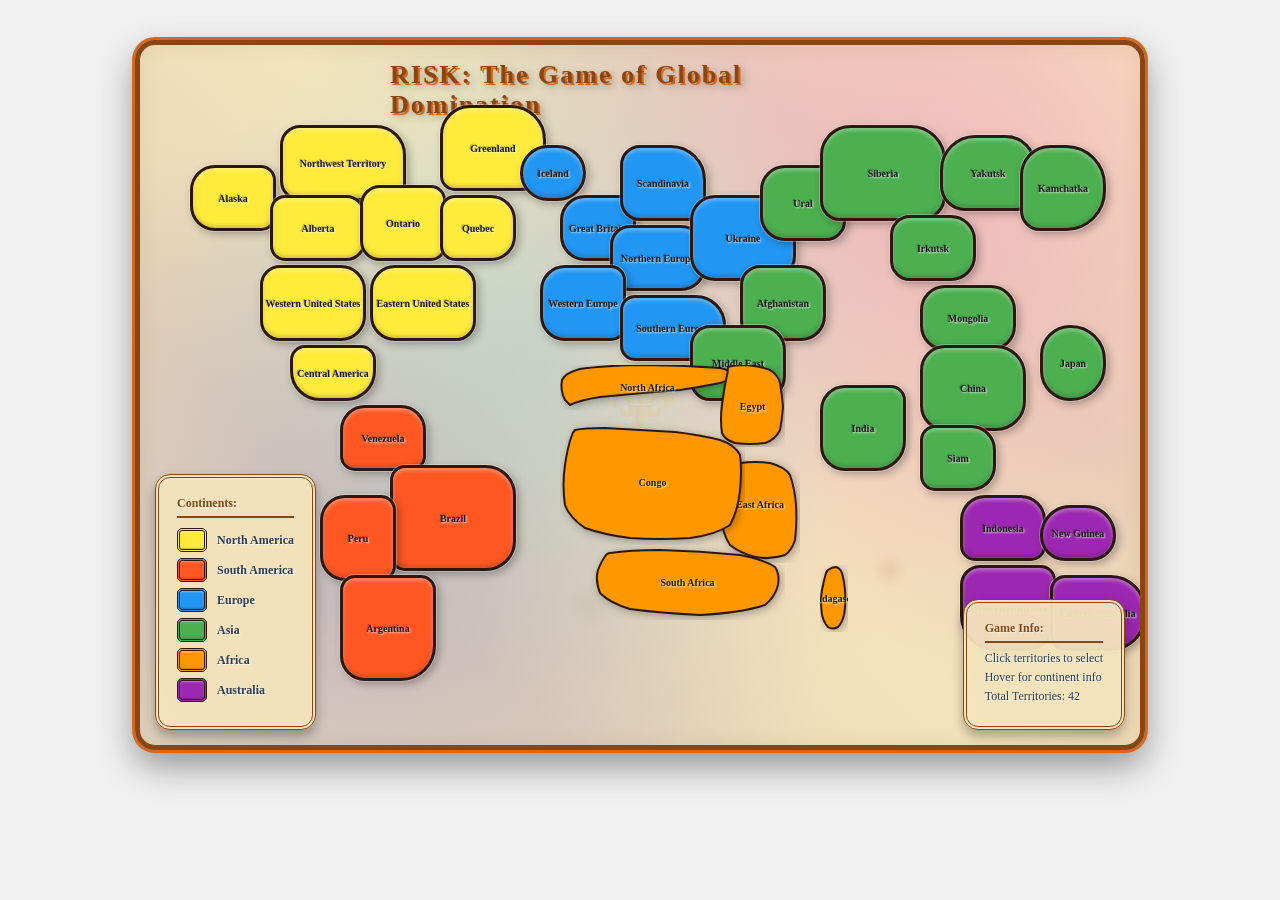
<file: index.html>
<!DOCTYPE html>
<html lang="en">
<head>
    <meta charset="UTF-8">
    <meta name="viewport" content="width=device-width, initial-scale=1.0">
    <title>Risk Board Game</title>
    <style>
        body {
            margin: 0;
            padding: 20px;
            background: #f0f0f0;
            font-family: Georgia, serif;
        }
    </style>
</head>
<body>
    <script src="risk.js"></script>
</body>
</html>
</file>
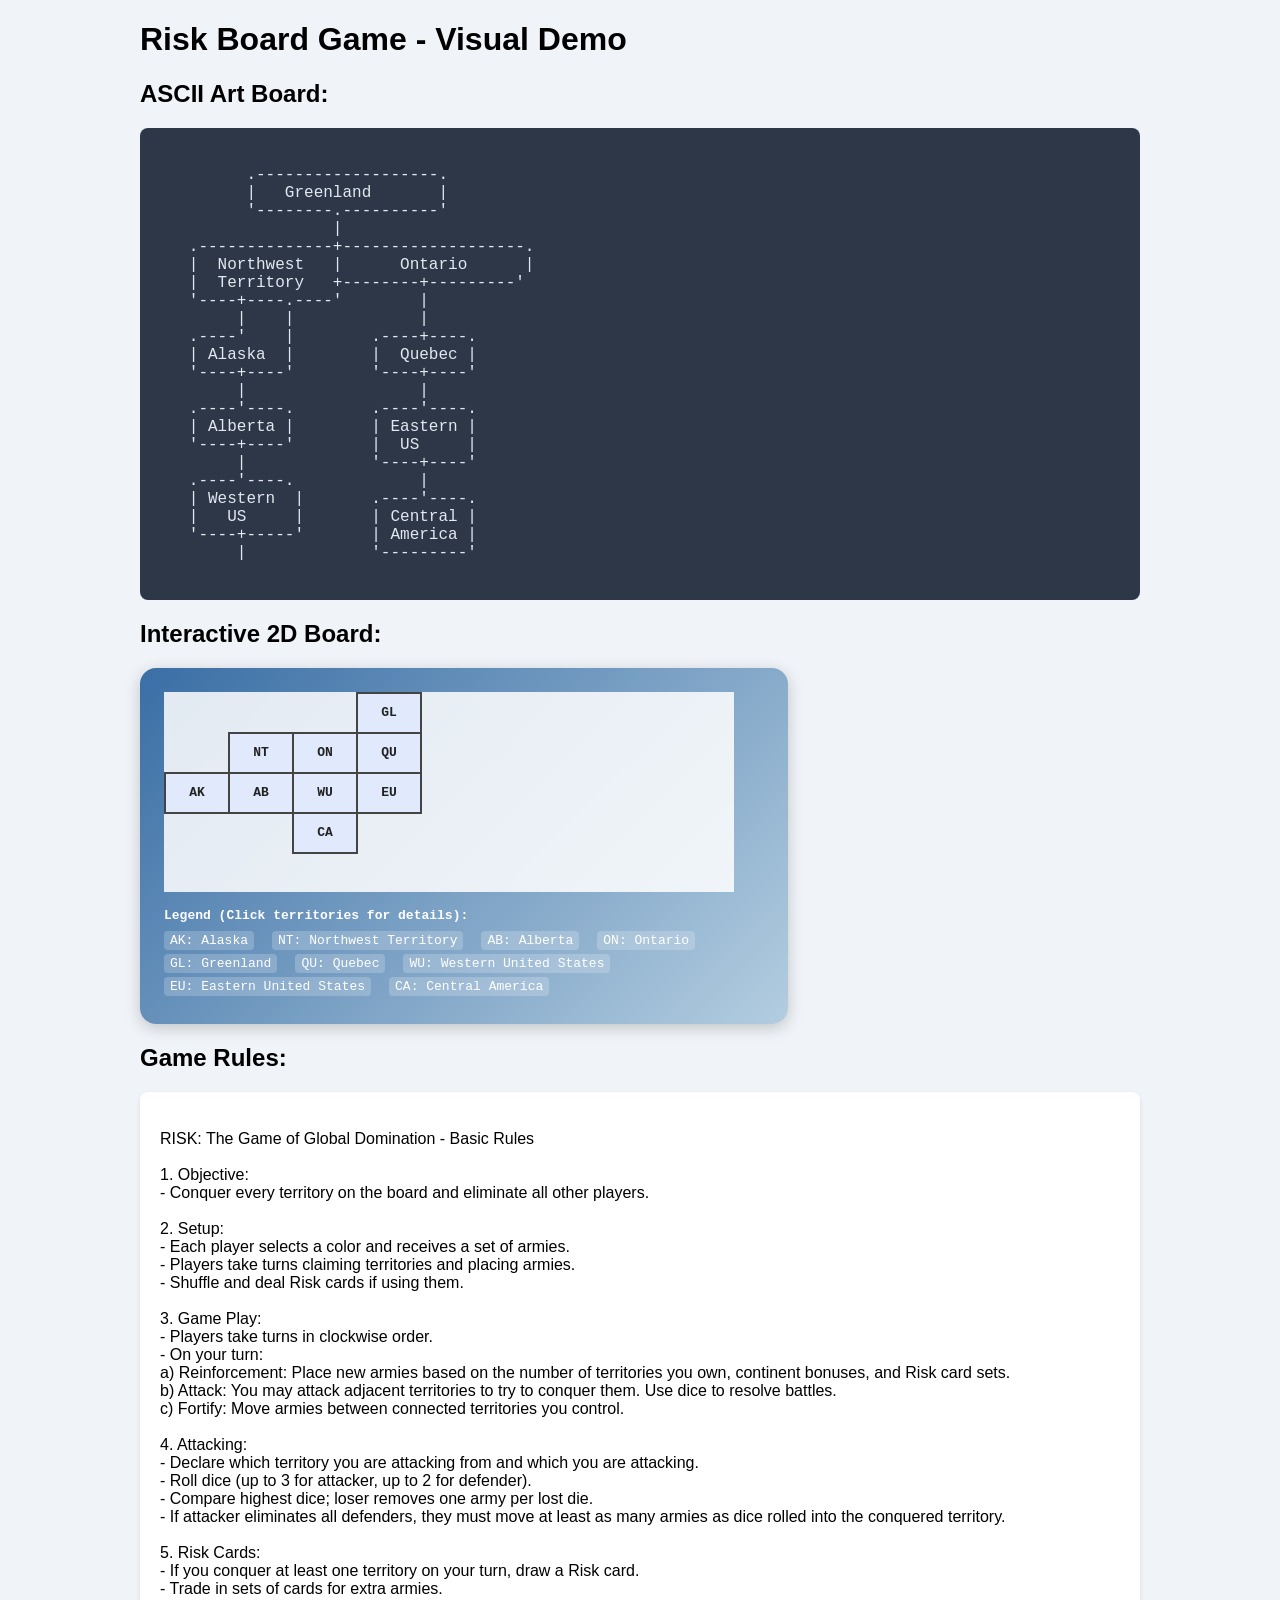
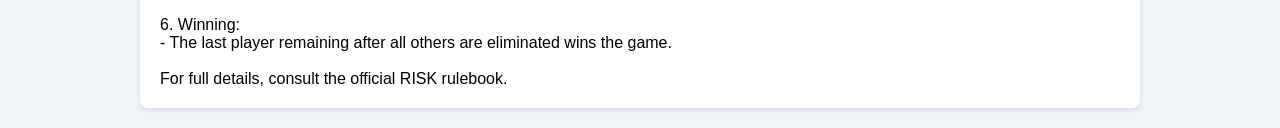
<file: risk-demo.html>
<!DOCTYPE html>
<html lang="en">
<head>
    <meta charset="UTF-8">
    <meta name="viewport" content="width=device-width, initial-scale=1.0">
    <title>Risk Board Game Demo</title>
    <style>
        body {
            font-family: Arial, sans-serif;
            margin: 20px;
            background-color: #f0f4f8;
        }
        .container {
            max-width: 1000px;
            margin: 0 auto;
        }
        .ascii-board {
            background: #2d3748;
            color: #e2e8f0;
            padding: 20px;
            border-radius: 8px;
            margin: 20px 0;
            font-family: 'Courier New', monospace;
            white-space: pre;
            overflow-x: auto;
        }
        .rules {
            background: white;
            padding: 20px;
            border-radius: 8px;
            margin: 20px 0;
            box-shadow: 0 2px 4px rgba(0,0,0,0.1);
        }
    </style>
</head>
<body>
    <div class="container">
        <h1>Risk Board Game - Visual Demo</h1>
        
        <h2>ASCII Art Board:</h2>
        <div class="ascii-board" id="ascii-board"></div>
        
        <h2>Interactive 2D Board:</h2>
        <div id="visual-board"></div>
        
        <h2>Game Rules:</h2>
        <div class="rules" id="rules"></div>
    </div>

    <script>
        // 2D representation of the Risk board
        const riskBoard2D = [
          ['', '', '', 'GL', '', '', '', '', ''],
          ['', 'NT', 'ON', 'QU', '', '', '', '', ''],
          ['AK', 'AB', 'WU', 'EU', '', '', '', '', ''],
          ['', '', 'CA', '', '', '', '', '', ''],
          ['', '', '', '', '', '', '', '', ''],
        ];

        // Territory legend for abbreviations
        const territoryLegend = {
          'AK': 'Alaska',
          'NT': 'Northwest Territory', 
          'AB': 'Alberta',
          'ON': 'Ontario',
          'GL': 'Greenland',
          'QU': 'Quebec',
          'WU': 'Western United States',
          'EU': 'Eastern United States',
          'CA': 'Central America',
          '': ''
        };

        // ASCII board
        const riskBoardAscii = `
         .-------------------.
         |   Greenland       |
         '--------.----------'
                  |
   .--------------+-------------------.
   |  Northwest   |      Ontario      |
   |  Territory   +--------+---------'
   '----+----.----'        |
        |    |             |
   .----'    |        .----+----.
   | Alaska  |        |  Quebec |
   '----+----'        '----+----'
        |                  |
   .----'----.        .----'----.
   | Alberta |        | Eastern |
   '----+----'        |  US     |
        |             '----+----'
   .----'----.             |
   | Western  |       .----'----.
   |   US     |       | Central |
   '----+-----'       | America |
        |             '---------'
        `;

        // Game rules
        const riskRules = `
RISK: The Game of Global Domination - Basic Rules

1. Objective:
   - Conquer every territory on the board and eliminate all other players.

2. Setup:
   - Each player selects a color and receives a set of armies.
   - Players take turns claiming territories and placing armies.
   - Shuffle and deal Risk cards if using them.

3. Game Play:
   - Players take turns in clockwise order.
   - On your turn:
     a) Reinforcement: Place new armies based on the number of territories you own, continent bonuses, and Risk card sets.
     b) Attack: You may attack adjacent territories to try to conquer them. Use dice to resolve battles.
     c) Fortify: Move armies between connected territories you control.

4. Attacking:
   - Declare which territory you are attacking from and which you are attacking.
   - Roll dice (up to 3 for attacker, up to 2 for defender).
   - Compare highest dice; loser removes one army per lost die.
   - If attacker eliminates all defenders, they must move at least as many armies as dice rolled into the conquered territory.

5. Risk Cards:
   - If you conquer at least one territory on your turn, draw a Risk card.
   - Trade in sets of cards for extra armies.

6. Winning:
   - The last player remaining after all others are eliminated wins the game.

For full details, consult the official RISK rulebook.
        `;

        // Function to render the board visually
        function renderRiskBoard2D() {
          // Create a container div
          let container = document.createElement('div');
          container.style.display = 'inline-block';
          container.style.background = 'linear-gradient(135deg, #3a6ea5 0%, #b3cde0 100%)';
          container.style.padding = '24px';
          container.style.borderRadius = '16px';
          container.style.boxShadow = '0 4px 16px rgba(0,0,0,0.2)';
          container.style.fontFamily = 'monospace';

          // Create the board as a table
          let table = document.createElement('table');
          table.style.borderCollapse = 'collapse';
          table.style.background = 'rgba(255,255,255,0.85)';
          table.style.marginBottom = '16px';

          for (let row of riskBoard2D) {
            let tr = document.createElement('tr');
            for (let cell of row) {
              let td = document.createElement('td');
              td.style.width = '60px';
              td.style.height = '36px';
              td.style.textAlign = 'center';
              td.style.verticalAlign = 'middle';
              td.style.border = cell.trim() ? '2px solid #444' : 'none';
              td.style.background = cell.trim() ? '#e0eafc' : 'transparent';
              td.style.color = cell.trim() ? '#222' : 'transparent';
              td.style.fontWeight = 'bold';
              td.style.borderRadius = '6px';
              td.textContent = cell.trim() ? cell : '';
              
              // Add hover effect for territories
              if (cell.trim()) {
                td.style.cursor = 'pointer';
                td.style.transition = 'all 0.2s ease';
                td.addEventListener('mouseenter', function() {
                  this.style.background = '#ffd700';
                  this.style.transform = 'scale(1.1)';
                });
                td.addEventListener('mouseleave', function() {
                  this.style.background = '#e0eafc';
                  this.style.transform = 'scale(1)';
                });
                td.addEventListener('click', function() {
                  alert(`Territory: ${territoryLegend[cell]} (${cell})`);
                });
              }
              
              tr.appendChild(td);
            }
            table.appendChild(tr);
          }
          container.appendChild(table);

          // Add a legend
          let legendTitle = document.createElement('div');
          legendTitle.textContent = 'Legend (Click territories for details):';
          legendTitle.style.fontWeight = 'bold';
          legendTitle.style.marginBottom = '8px';
          legendTitle.style.color = 'white';
          container.appendChild(legendTitle);

          let legend = document.createElement('div');
          legend.style.fontSize = '13px';
          legend.style.maxWidth = '600px';
          legend.style.display = 'flex';
          legend.style.flexWrap = 'wrap';
          legend.style.color = 'white';

          Object.entries(territoryLegend)
            .filter(([abbr]) => abbr.trim())
            .forEach(([abbr, name]) => {
              let entry = document.createElement('div');
              entry.textContent = `${abbr}: ${name}`;
              entry.style.marginRight = '18px';
              entry.style.marginBottom = '4px';
              entry.style.padding = '2px 6px';
              entry.style.background = 'rgba(255,255,255,0.2)';
              entry.style.borderRadius = '4px';
              legend.appendChild(entry);
            });

          container.appendChild(legend);
          return container;
        }

        // Initialize the page
        document.addEventListener('DOMContentLoaded', function() {
          // Add ASCII board
          document.getElementById('ascii-board').textContent = riskBoardAscii;
          
          // Add visual board
          document.getElementById('visual-board').appendChild(renderRiskBoard2D());
          
          // Add rules
          document.getElementById('rules').innerHTML = riskRules.replace(/\n/g, '<br>');
        });
    </script>
</body>
</html>
</file>
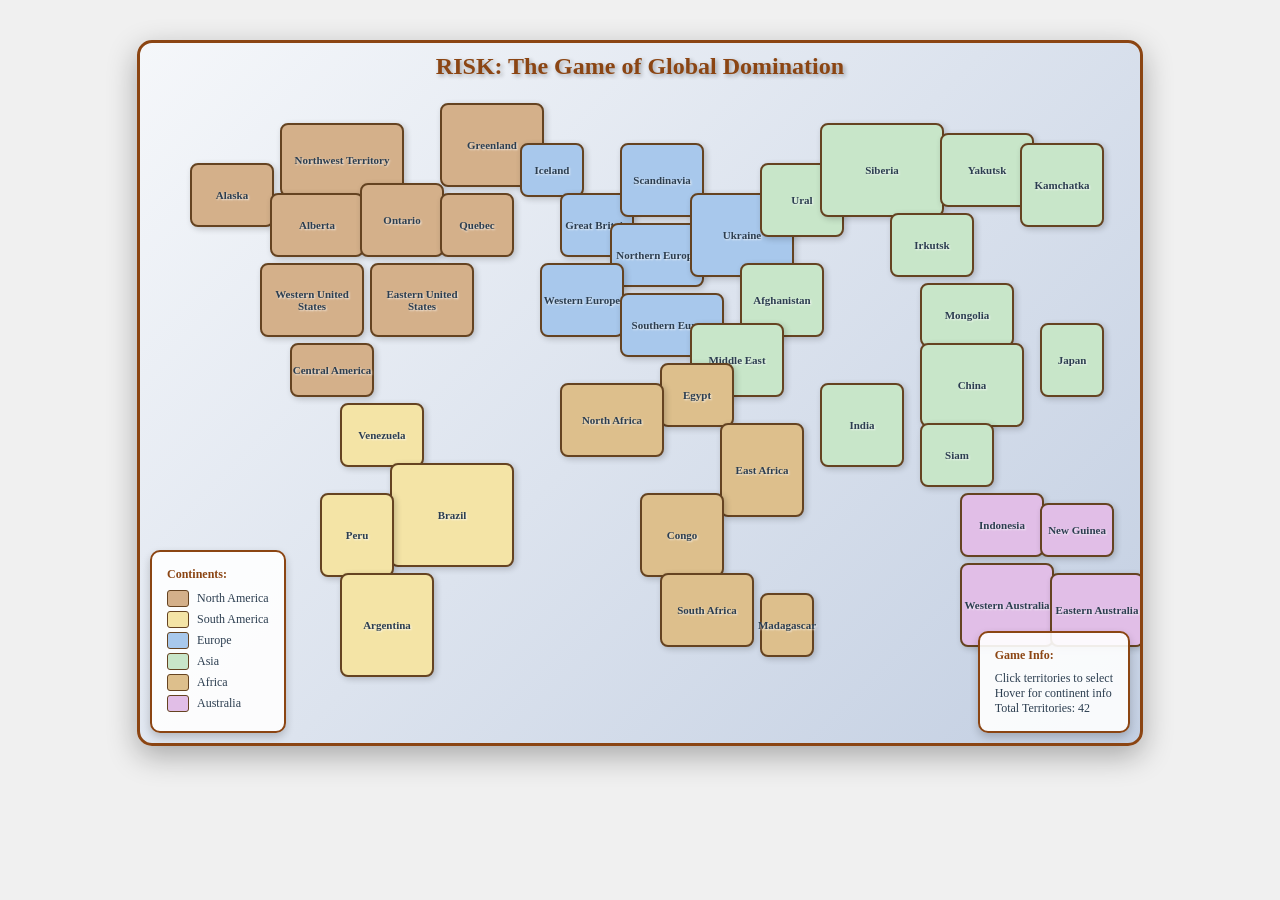
<file: C:/Users/Public/Documents/risk-game.html>
<!DOCTYPE html>
<html lang="en">
<head>
    <meta charset="UTF-8">
    <meta name="viewport" content="width=device-width, initial-scale=1.0">
    <title>Risk Board Game</title>
    <style>
        body {
            margin: 0;
            padding: 20px;
            background: #f0f0f0;
            font-family: Georgia, serif;
        }
    </style>
</head>
<body>
    <script>
        // Risk Board Game - Styled like a colorful world map

        // Define continents with their colors and territories
        const continents = {
          "North America": {
            color: "#D4B08A", // Light brown
            territories: [
              { name: "Alaska", x: 50, y: 120, width: 80, height: 60 },
              { name: "Northwest Territory", x: 140, y: 80, width: 120, height: 70 },
              { name: "Greenland", x: 300, y: 60, width: 100, height: 80 },
              { name: "Alberta", x: 130, y: 150, width: 90, height: 60 },
              { name: "Ontario", x: 220, y: 140, width: 80, height: 70 },
              { name: "Quebec", x: 300, y: 150, width: 70, height: 60 },
              { name: "Western United States", x: 120, y: 220, width: 100, height: 70 },
              { name: "Eastern United States", x: 230, y: 220, width: 100, height: 70 },
              { name: "Central America", x: 150, y: 300, width: 80, height: 50 }
            ]
          },
          "South America": {
            color: "#F4E4A6", // Light yellow
            territories: [
              { name: "Venezuela", x: 200, y: 360, width: 80, height: 60 },
              { name: "Brazil", x: 250, y: 420, width: 120, height: 100 },
              { name: "Peru", x: 180, y: 450, width: 70, height: 80 },
              { name: "Argentina", x: 200, y: 530, width: 90, height: 100 }
            ]
          },
          "Europe": {
            color: "#A8C8EC", // Light blue
            territories: [
              { name: "Iceland", x: 380, y: 100, width: 60, height: 50 },
              { name: "Great Britain", x: 420, y: 150, width: 70, height: 60 },
              { name: "Scandinavia", x: 480, y: 100, width: 80, height: 70 },
              { name: "Northern Europe", x: 470, y: 180, width: 90, height: 60 },
              { name: "Western Europe", x: 400, y: 220, width: 80, height: 70 },
              { name: "Southern Europe", x: 480, y: 250, width: 100, height: 60 },
              { name: "Ukraine", x: 550, y: 150, width: 100, height: 80 }
            ]
          },
          "Asia": {
            color: "#C8E6C9", // Light green
            territories: [
              { name: "Ural", x: 620, y: 120, width: 80, height: 70 },
              { name: "Siberia", x: 680, y: 80, width: 120, height: 90 },
              { name: "Yakutsk", x: 800, y: 90, width: 90, height: 70 },
              { name: "Kamchatka", x: 880, y: 100, width: 80, height: 80 },
              { name: "Irkutsk", x: 750, y: 170, width: 80, height: 60 },
              { name: "Mongolia", x: 780, y: 240, width: 90, height: 60 },
              { name: "Afghanistan", x: 600, y: 220, width: 80, height: 70 },
              { name: "China", x: 780, y: 300, width: 100, height: 80 },
              { name: "Middle East", x: 550, y: 280, width: 90, height: 70 },
              { name: "India", x: 680, y: 340, width: 80, height: 80 },
              { name: "Siam", x: 780, y: 380, width: 70, height: 60 },
              { name: "Japan", x: 900, y: 280, width: 60, height: 70 }
            ]
          },
          "Africa": {
            color: "#DDBF8C", // Sandy brown
            territories: [
              { name: "Egypt", x: 520, y: 320, width: 70, height: 60 },
              { name: "East Africa", x: 580, y: 380, width: 80, height: 90 },
              { name: "North Africa", x: 420, y: 340, width: 100, height: 70 },
              { name: "Congo", x: 500, y: 450, width: 80, height: 80 },
              { name: "South Africa", x: 520, y: 530, width: 90, height: 70 },
              { name: "Madagascar", x: 620, y: 550, width: 50, height: 60 }
            ]
          },
          "Australia": {
            color: "#E1BEE7", // Light purple
            territories: [
              { name: "Indonesia", x: 820, y: 450, width: 80, height: 60 },
              { name: "New Guinea", x: 900, y: 460, width: 70, height: 50 },
              { name: "Western Australia", x: 820, y: 520, width: 90, height: 80 },
              { name: "Eastern Australia", x: 910, y: 530, width: 90, height: 70 }
            ]
          }
        };

        function createRiskBoard() {
          // Create main container
          const container = document.createElement('div');
          container.style.cssText = `
            width: 1000px;
            height: 700px;
            background: linear-gradient(135deg, #f5f7fa 0%, #c3cfe2 100%);
            border: 3px solid #8B4513;
            border-radius: 15px;
            position: relative;
            margin: 20px auto;
            box-shadow: 0 10px 30px rgba(0,0,0,0.3);
            font-family: 'Georgia', serif;
            overflow: hidden;
          `;

          // Add title
          const title = document.createElement('div');
          title.textContent = 'RISK: The Game of Global Domination';
          title.style.cssText = `
            position: absolute;
            top: 10px;
            left: 50%;
            transform: translateX(-50%);
            font-size: 24px;
            font-weight: bold;
            color: #8B4513;
            text-shadow: 2px 2px 4px rgba(0,0,0,0.3);
          `;
          container.appendChild(title);

          // Create territories for each continent
          Object.entries(continents).forEach(([continentName, continent]) => {
            continent.territories.forEach(territory => {
              const territoryDiv = document.createElement('div');
              territoryDiv.style.cssText = `
                position: absolute;
                left: ${territory.x}px;
                top: ${territory.y}px;
                width: ${territory.width}px;
                height: ${territory.height}px;
                background: ${continent.color};
                border: 2px solid #654321;
                border-radius: 8px;
                display: flex;
                align-items: center;
                justify-content: center;
                font-size: 11px;
                font-weight: bold;
                color: #2c3e50;
                text-align: center;
                cursor: pointer;
                transition: all 0.3s ease;
                box-shadow: 2px 2px 6px rgba(0,0,0,0.2);
                text-shadow: 1px 1px 2px rgba(255,255,255,0.8);
              `;
              
              territoryDiv.textContent = territory.name;
              territoryDiv.title = `${territory.name} (${continentName})`;
              
              // Add hover effects
              territoryDiv.addEventListener('mouseenter', () => {
                territoryDiv.style.transform = 'scale(1.05)';
                territoryDiv.style.zIndex = '10';
                territoryDiv.style.boxShadow = '4px 4px 12px rgba(0,0,0,0.4)';
              });
              
              territoryDiv.addEventListener('mouseleave', () => {
                territoryDiv.style.transform = 'scale(1)';
                territoryDiv.style.zIndex = '1';
                territoryDiv.style.boxShadow = '2px 2px 6px rgba(0,0,0,0.2)';
              });
              
              container.appendChild(territoryDiv);
            });
          });

          // Add continent legend
          const legend = document.createElement('div');
          legend.style.cssText = `
            position: absolute;
            bottom: 10px;
            left: 10px;
            background: rgba(255,255,255,0.9);
            padding: 15px;
            border-radius: 10px;
            border: 2px solid #8B4513;
            font-size: 12px;
            box-shadow: 0 4px 8px rgba(0,0,0,0.2);
          `;
          
          const legendTitle = document.createElement('div');
          legendTitle.textContent = 'Continents:';
          legendTitle.style.cssText = `
            font-weight: bold;
            margin-bottom: 8px;
            color: #8B4513;
          `;
          legend.appendChild(legendTitle);
          
          Object.entries(continents).forEach(([name, continent]) => {
            const legendItem = document.createElement('div');
            legendItem.style.cssText = `
              display: flex;
              align-items: center;
              margin: 4px 0;
            `;
            
            const colorBox = document.createElement('div');
            colorBox.style.cssText = `
              width: 20px;
              height: 15px;
              background: ${continent.color};
              border: 1px solid #654321;
              margin-right: 8px;
              border-radius: 3px;
            `;
            
            const nameSpan = document.createElement('span');
            nameSpan.textContent = name;
            nameSpan.style.color = '#2c3e50';
            
            legendItem.appendChild(colorBox);
            legendItem.appendChild(nameSpan);
            legend.appendChild(legendItem);
          });
          
          container.appendChild(legend);

          // Add army counter display
          const armyDisplay = document.createElement('div');
          armyDisplay.style.cssText = `
            position: absolute;
            bottom: 10px;
            right: 10px;
            background: rgba(255,255,255,0.9);
            padding: 15px;
            border-radius: 10px;
            border: 2px solid #8B4513;
            font-size: 12px;
            box-shadow: 0 4px 8px rgba(0,0,0,0.2);
          `;
          
          armyDisplay.innerHTML = `
            <div style="font-weight: bold; margin-bottom: 8px; color: #8B4513;">Game Info:</div>
            <div style="color: #2c3e50;">Click territories to select</div>
            <div style="color: #2c3e50;">Hover for continent info</div>
            <div style="color: #2c3e50;">Total Territories: ${Object.values(continents).reduce((sum, continent) => sum + continent.territories.length, 0)}</div>
          `;
          
          container.appendChild(armyDisplay);

          return container;
        }

        // Function to render the board
        function renderRiskBoard() {
          const board = createRiskBoard();
          document.body.appendChild(board);
        }

        // Auto-render when page loads
        window.addEventListener('load', renderRiskBoard);
    </script>
</body>
</html>
</file>
